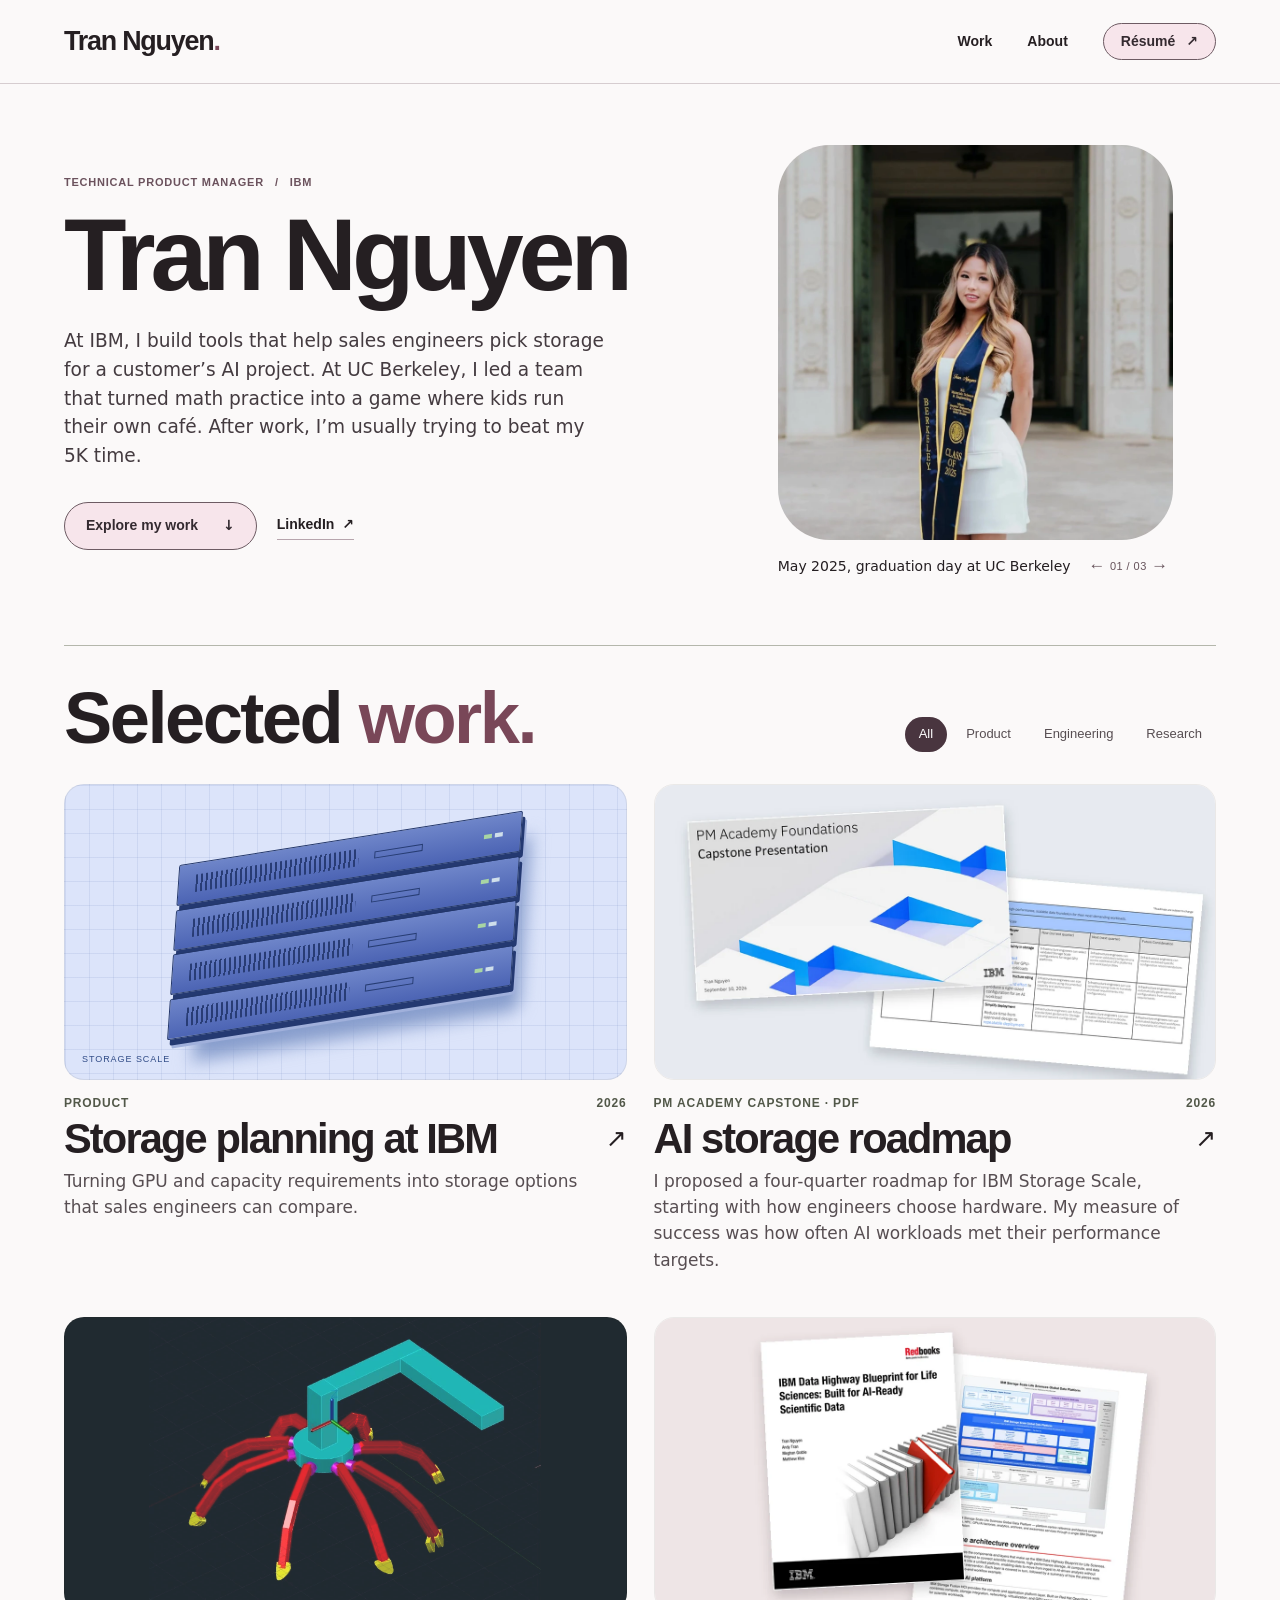
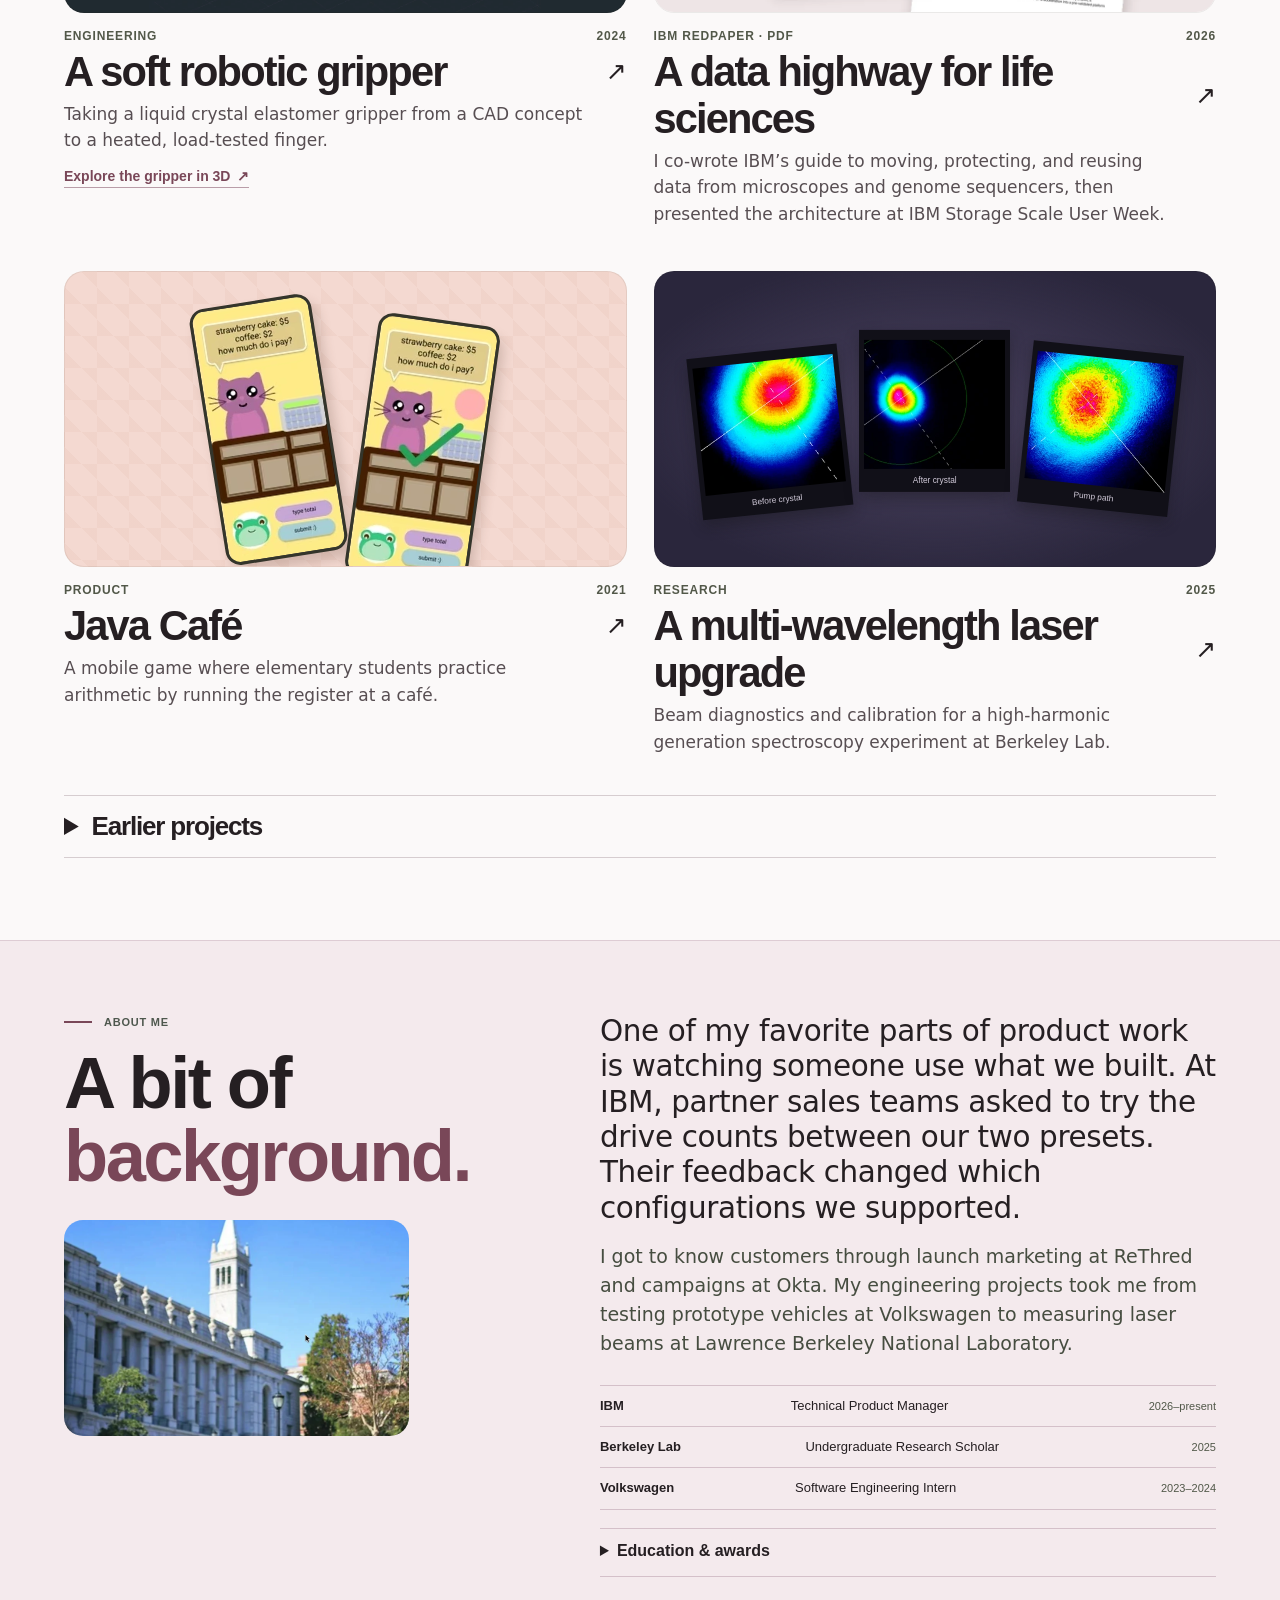
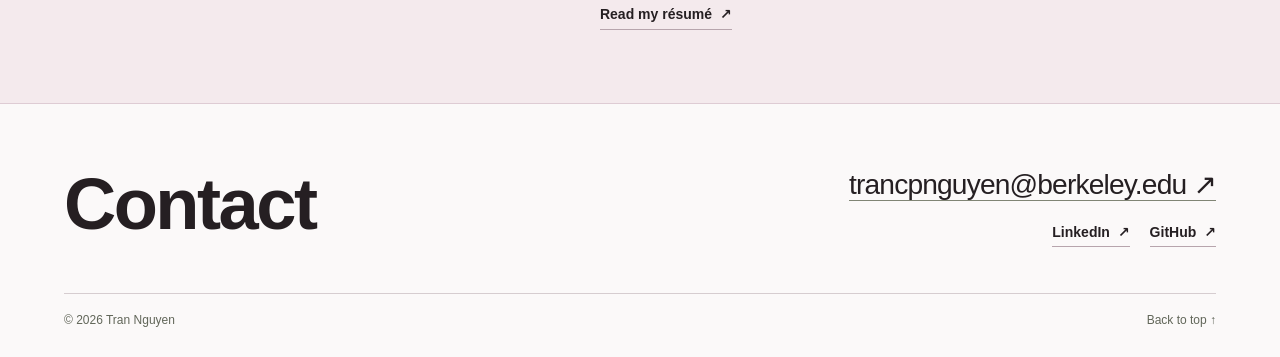
<file: Tran-Nguyen-Portfolio/index.html>
<!doctype html>
<!-- Open this file in a browser to preview. Search for HOME, CASE STUDY, STYLE, and INTERACTIONS to edit. -->
<html lang="en">
  <head>
    <meta charset="utf-8" />
    <meta name="viewport" content="width=device-width,initial-scale=1" />
    <title>Tran Nguyen — Product &amp; Engineering</title>
    <meta
      name="description"
      content="Selected product, engineering, and research work by Tran Nguyen, a technical product manager at IBM and UC Berkeley engineer."
    />
    <meta name="theme-color" content="#f8f7f2" />

    <!-- STYLE: colors, fonts, layout and mobile rules -->
    <style>
      @font-face {
        font-family: Instrument Serif;
        src: url(assets/display.ttf) format("truetype");
        font-weight: 400;
        font-style: normal;
        font-display: swap;
      }
      @font-face {
        font-family: Instrument Serif;
        src: url(assets/display-italic.ttf) format("truetype");
        font-weight: 400;
        font-style: italic;
        font-display: swap;
      }
      @font-face {
        font-family: Lato;
        src: url(assets/text.otf) format("opentype");
        font-weight: 400;
        font-display: swap;
      }
      @font-face {
        font-family: Lato;
        src: url(assets/text-bold.otf) format("opentype");
        font-weight: 700;
        font-display: swap;
      }
      :root {
        --paper: #fbf9f9;
        --ink: #251f22;
        --sub: #574e52;
        --line: #d6cdd0;
        --blue: #794758;
        --serif: "Instrument Serif", Georgia, serif;
        --sans: Lato, Arial, sans-serif;
        --mono: "Courier New", monospace;
      }
      * {
        box-sizing: border-box;
      }
      html {
        scroll-behavior: smooth;
        scroll-padding-top: 20px;
      }
      body {
        margin: 0;
        background: var(--paper);
        color: var(--ink);
        font: 16px/1.55 var(--sans);
        -webkit-font-smoothing: antialiased;
      }
      a {
        color: inherit;
        text-decoration: none;
      }
      button {
        font: inherit;
        color: inherit;
        cursor: pointer;
      }
      button:focus-visible,
      a:focus-visible {
        outline: 3px solid #5474df;
        outline-offset: 5px;
      }
      img {
        max-width: 100%;
        display: block;
      }
      p,
      h1,
      h2,
      h3,
      figure,
      dl,
      dd {
        margin: 0;
      }
      em {
        font-weight: 400;
      }
      ::selection {
        background: #dfe5fc;
        color: var(--ink);
      }
      .wrap {
        width: min(1192px, calc(100% - clamp(44px, 10vw, 152px)));
        margin-inline: auto;
      }
      .skip,
      .sr-only {
        position: absolute;
        width: 1px;
        height: 1px;
        overflow: hidden;
        clip-path: inset(50%);
      }
      .skip:focus {
        width: auto;
        height: auto;
        clip-path: none;
        top: 12px;
        left: 12px;
        background: white;
        border: 1px solid var(--blue);
        padding: 10px 15px;
        z-index: 20;
      }
      .site-header {
        border-bottom: 1px solid var(--line);
      }
      .header-row {
        height: 83px;
        display: flex;
        align-items: center;
        justify-content: space-between;
      }
      .brand {
        display: inline-flex;
        align-items: center;
        font-family: var(--serif);
        font-size: 33px;
        letter-spacing: -1.25px;
        line-height: 1;
        white-space: nowrap;
      }
      .brand-dot {
        color: var(--blue);
      }
      .menu {
        display: flex;
        align-items: center;
        gap: 35px;
        font-size: 14px;
        font-weight: 700;
      }
      .menu > a,
      .text-link,
      .underlink,
      .contact-email,
      .back-link {
        transition: color 0.18s ease;
      }
      .menu a:hover,
      .underlink:hover,
      .text-link:hover,
      .back-link:hover,
      .foot-end a:hover {
        color: var(--blue);
      }
      .menu .resume {
        border: 1px solid #73766b;
        border-radius: 50px;
        padding: 7px 17px;
        display: flex;
        gap: 11px;
        align-items: center;
      }
      .menu .resume:hover {
        border-color: var(--blue);
        background: #f0f2fc;
      }
      .hero {
        display: grid;
        grid-template-columns: 1.05fr 0.95fr;
        gap: 3%;
        align-items: center;
        padding-block: clamp(54px, 6.4vw, 98px) clamp(65px, 7vw, 106px);
        min-height: 495px;
      }
      .hero-copy {
        padding-bottom: 5px;
      }
      .eyebrow,
      .card-meta,
      .cover-label,
      .back-print span,
      .gallery-control,
      .case-main aside dt,
      .next-project small {
        font: 400 11px/1.5 var(--mono);
        letter-spacing: 0.105em;
        text-transform: uppercase;
      }
      .eyebrow {
        display: flex;
        align-items: center;
        gap: 12px;
        color: #4e584e;
      }
      .short-rule {
        width: 28px;
        height: 2px;
        background: var(--blue);
      }
      h1,
      h2,
      h3 {
        font-family: var(--serif);
        font-weight: 400;
        letter-spacing: -0.035em;
      }
      .hero h1 {
        font-size: clamp(74px, 8.9vw, 144px);
        line-height: 1.01;
        margin: 13px 0 17px;
        white-space: nowrap;
      }
      .hero h1 em,
      .section-heading em,
      .about-grid h2 em,
      .case-head h1 em {
        color: var(--blue);
      }
      .lead {
        font-size: clamp(18px, 1.42vw, 22px);
        line-height: 1.6;
        color: #474b42;
        max-width: 490px;
        text-wrap: pretty;
      }
      .hero-actions {
        display: flex;
        align-items: center;
        gap: 27px;
        margin-top: 31px;
      }
      .button {
        display: inline-flex;
        align-items: center;
        gap: 25px;
        font-size: 14px;
        font-weight: 700;
        padding: 12px 21px;
        border-radius: 100px;
      }
      .primary {
        background: var(--blue);
        color: white;
        border: 1px solid var(--blue);
        transition:
          background 0.2s,
          transform 0.2s;
      }
      .primary:hover {
        background: #223b9a;
        transform: translateY(-2px);
      }
      .underlink,
      .text-link {
        display: inline-flex;
        align-items: center;
        gap: 8px;
        font-size: 14px;
        font-weight: 700;
        border-bottom: 1px solid #9c9d92;
        padding: 3px 0;
      }
      .section {
        padding: 36px 0 82px;
        border-top: 1px solid #b4b7ac;
      }
      .section-heading {
        display: flex;
        align-items: end;
        justify-content: space-between;
        gap: 20px;
        margin: 0 0 28px;
      }
      .section-heading h2,
      .about-grid h2,
      .foot-main h2 {
        font-size: clamp(56px, 5.65vw, 89px);
        line-height: 1.02;
      }
      .filters {
        display: flex;
        align-items: center;
        gap: 5px;
        margin-bottom: 4px;
      }
      .filter {
        background: transparent;
        border: 1px solid transparent;
        color: var(--sub);
        font-size: 13px;
        padding: 6px 13px;
        border-radius: 30px;
        transition:
          background 0.15s,
          color 0.15s;
      }
      .filter[aria-pressed="true"] {
        color: #fff;
        background: #303329;
      }
      .filter:hover:not([aria-pressed="true"]) {
        background: #eaeae0;
      }
      .work-grid {
        display: grid;
        grid-template-columns: 1fr 1fr;
        gap: 44px 27px;
      }
      .work-card[hidden] {
        display: none;
      }
      .card-link {
        display: block;
      }
      .cover {
        position: relative;
        width: 100%;
        aspect-ratio: 1.9;
        overflow: hidden;
        isolation: isolate;
        border: 1px solid #22241813;
      }
      .card-meta {
        display: flex;
        align-items: center;
        justify-content: space-between;
        color: #525849;
        margin: 14px 0 3px;
        font-size: 10px;
        letter-spacing: 0.1em;
      }
      .card-title {
        display: flex;
        align-items: center;
        gap: 10px;
        justify-content: space-between;
      }
      .card-title h3 {
        font-size: clamp(34px, 3.25vw, 51px);
        line-height: 1.13;
      }
      .card-arrow {
        font: 25px var(--sans);
        transition:
          transform 0.2s,
          color 0.2s;
      }
      .card-link:hover .card-arrow {
        color: var(--blue);
        transform: translate(2px, -2px);
      }
      .card-link:hover h3 {
        color: var(--blue);
      }
      .work-card > p {
        margin-top: 6px;
        max-width: 94%;
        line-height: 1.55;
        color: var(--sub);
        font-size: 15px;
      }
      .storage-cover {
        background-color: #dce4fa;
        background-image:
          linear-gradient(90deg, #879dce30 1px, transparent 1px),
          linear-gradient(#879dce30 1px, transparent 1px);
        background-size: 24px 24px;
      }
      .rack-art {
        position: absolute;
        inset: 8% 19% 12%;
        transform: rotate(-9deg) skew(-13deg);
        display: flex;
        flex-direction: column;
        justify-content: center;
        gap: 1.5%;
      }
      .server {
        height: 17%;
        width: 100%;
        position: relative;
        flex-shrink: 0;
        border: 1px solid #23376b;
        background: linear-gradient(180deg, #6e85c9, #4c64b4);
        box-shadow:
          3px 6px 0 #243971,
          5px 9px 0 #a0b0db;
        display: flex;
        align-items: center;
        gap: 5%;
        padding-inline: 5%;
        border-radius: 2px;
      }
      .server:first-of-type {
        background: #6d81c3;
      }
      .server i {
        width: 53%;
        height: 46%;
        background: repeating-linear-gradient(
          90deg,
          #283c75 0 2px,
          transparent 2px 5px
        );
      }
      .server b {
        height: 19%;
        width: 16%;
        border: 1px solid #273d74;
      }
      .server span {
        width: 8px;
        height: 4px;
        background: #cfdfeb;
        margin-left: auto;
        box-shadow: -11px 0 0 #a8d5a3;
      }
      .rack-shadow {
        position: absolute;
        inset: 25% -3% 3% 8%;
        background: #879dcc;
        filter: blur(9px);
        z-index: -1;
      }
      .cover-label {
        position: absolute;
        left: 17px;
        bottom: 12px;
        font-size: 9px;
        color: #304b86;
      }
      .grip-cover {
        background: #202a30;
      }
      .grip-cover > img {
        width: 100%;
        height: 100%;
        object-fit: contain;
        mix-blend-mode: lighten;
        transition: transform 0.4s;
      }
      .card-link:hover .grip-cover > img {
        transform: scale(1.035);
      }
      .cafe-cover {
        display: flex;
        justify-content: center;
        align-items: flex-start;
        gap: 5.5%;
        padding-top: 5%;
        background: #f4d9d1;
        background-image:
          linear-gradient(45deg, #e9c7bd55 25%, transparent 25%),
          linear-gradient(225deg, #e9c7bd55 25%, transparent 25%);
        background-size: 32px 32px;
      }
      .phone {
        width: 22%;
        background: #2e302a;
        border: 3px solid #34352b;
        border-radius: 15px;
        overflow: hidden;
        box-shadow: 5px 9px 12px #593e3438;
      }
      .phone img {
        width: 100%;
      }
      .phone-one {
        transform: rotate(-9deg);
      }
      .phone-two {
        transform: translateY(7%) rotate(8deg);
      }
      .optics-cover {
        background: #2a263c;
        display: flex;
        align-items: center;
        justify-content: center;
        gap: 3%;
        padding: 5%;
        background-image: radial-gradient(
          ellipse at center,
          #4b4361,
          transparent 80%
        );
      }
      .beam-card {
        width: 30%;
        color: #fff;
        background: #111018;
        padding: 2% 1% 1.5%;
        box-shadow: 0 7px 14px #1115;
      }
      .beam-card:first-child {
        transform: rotate(-6deg) translateY(8%);
      }
      .beam-card:nth-child(2) {
        transform: translateY(-5%);
      }
      .beam-card:last-child {
        transform: rotate(6deg) translateY(6%);
      }
      .beam-card img {
        width: 100%;
        aspect-ratio: 1.1;
        object-fit: cover;
      }
      .beam-card span {
        display: block;
        margin-top: 6px;
        color: #d1cad9;
        text-align: center;
        font: clamp(7px, 0.65vw, 10px) var(--mono);
      }
      .about-section {
        background: #e9eddf;
        border-block: 1px solid #cdd3c0;
      }
      .about-grid {
        padding-block: 73px;
        display: grid;
        grid-template-columns: 0.85fr 1.15fr;
        gap: 7%;
      }
      .about-grid h2 {
        margin-top: 16px;
      }
      .about-intro {
        font: clamp(28px, 2.6vw, 41px) / 1.16 var(--serif);
        letter-spacing: -0.012em;
      }
      .about-content > p + p {
        margin-top: 16px;
        color: #464d40;
      }
      .history {
        margin: 27px 0 18px;
      }
      .history > div {
        display: grid;
        grid-template-columns: minmax(80px, 0.75fr) 1.45fr auto;
        gap: 12px;
        border-top: 1px solid #bfc6b3;
        padding: 10px 0;
        align-items: baseline;
        font-size: 13px;
      }
      .history > div:last-child {
        border-bottom: 1px solid #bfc6b3;
      }
      .history dt {
        font-weight: bold;
      }
      .history dd:last-child {
        font: 11px var(--mono);
        color: #515849;
      }
      .foot-main {
        display: flex;
        align-items: center;
        justify-content: space-between;
        gap: 25px;
        padding-block: 59px 46px;
      }
      .foot-main h2 {
        margin-top: 14px;
      }
      .foot-main h2 em {
        color: var(--blue);
      }
      .contact-email {
        font-size: clamp(18px, 2.2vw, 33px);
        border-bottom: 1px solid #808575;
        letter-spacing: -0.03em;
      }
      .contact-email:hover {
        color: var(--blue);
      }
      .socials {
        display: flex;
        gap: 20px;
        justify-content: flex-end;
        margin-top: 12px;
      }
      .foot-end {
        padding: 17px 0 27px;
        border-top: 1px solid var(--line);
        display: flex;
        align-items: center;
        justify-content: space-between;
        color: #616659;
        font-size: 12px;
      }
      .case-head {
        padding-top: 31px;
      }
      .back-link {
        font-size: 14px;
        font-weight: 700;
      }
      .case-head .eyebrow {
        margin: 45px 0 8px;
      }
      .case-head h1 {
        font-size: clamp(56px, 7.8vw, 115px);
        line-height: 1.03;
      }
      .case-intro {
        max-width: 760px;
        color: var(--sub);
        font-size: clamp(19px, 1.8vw, 26px);
        margin: 16px 0 34px;
      }
      .case-hero .cover {
        aspect-ratio: 3.1;
      }
      .case-hero .rack-art {
        inset: 10% 30% 12%;
      }
      .case-hero .phone {
        width: 13%;
      }
      .case-hero .cafe-cover {
        padding-top: 2%;
      }
      .case-hero .beam-card {
        width: 20%;
      }
      .case-hero .grip-cover img {
        object-fit: contain;
      }
      .story-wrap {
        display: grid;
        grid-template-columns: 1fr 2.15fr;
        gap: 8%;
        padding-block: 61px;
      }
      .story-wrap aside {
        border-top: 1px solid var(--line);
        padding-top: 13px;
      }
      .story-wrap aside dt {
        color: #657158;
        margin-bottom: 5px;
      }
      .story-wrap aside dd {
        margin-bottom: 18px;
      }
      .story-block {
        margin-bottom: 31px;
      }
      .story-block h2 {
        font-size: clamp(32px, 3.4vw, 47px);
        line-height: 1.07;
        margin: 0 0 10px;
      }
      .story-block p {
        font-size: 17px;
        line-height: 1.65;
        color: #464b42;
      }
      .evidence {
        margin: 25px 0 34px;
        background: #efeee8;
        padding: 14px;
      }
      .evidence img {
        width: auto;
        max-height: 550px;
        margin: auto;
      }
      .evidence figcaption {
        font-size: 13px;
        color: var(--sub);
        margin: 11px 0 0;
      }
      .evidence figcaption .text-link {
        font-size: inherit;
      }
      .next-project {
        display: flex;
        justify-content: space-between;
        align-items: center;
        border-top: 1px solid var(--line);
        border-bottom: 1px solid var(--line);
        padding-block: 25px;
      }
      .next-project a:last-child {
        font: clamp(25px, 2.7vw, 39px) / 1.18 var(--serif);
        text-align: right;
      }
      .next-project small {
        display: block;
        color: var(--sub);
        margin-bottom: 3px;
      }
      @media (min-width: 1500px) {
        .hero {
          padding-block: 90px;
        }
      }
      @media (max-width: 900px) {
        .wrap {
          width: calc(100% - 68px);
        }
        .hero {
          gap: 1%;
          grid-template-columns: 1.05fr 0.95fr;
          min-height: 410px;
          padding-block: 53px 64px;
        }
        .hero h1 {
          font-size: clamp(62px, 9.5vw, 87px);
        }
        .lead {
          font-size: 17px;
        }
        .section-heading {
          align-items: center;
        }
        .filters {
          gap: 0;
        }
        .filter {
          padding: 6px 10px;
        }
        .section-heading h2 {
          font-size: 60px;
        }
        .about-grid {
          gap: 5%;
        }
        .history > div {
          gap: 7px;
        }
      }
      @media (max-width: 680px) {
        .wrap {
          width: calc(100% - 38px);
        }
        .header-row {
          height: 67px;
        }
        .brand {
          font-size: 27px;
        }
        .bloom {
          width: 19px;
          height: 19px;
          margin-right: 8px;
        }
        .menu {
          gap: 15px;
          font-size: 13px;
        }
        .menu .resume {
          padding: 5px 10px;
          gap: 5px;
        }
        .hero {
          display: flex;
          flex-direction: column;
          align-items: stretch;
          padding-block: 43px 39px;
          gap: 31px;
        }
        .hero h1 {
          font-size: clamp(72px, 15.7vw, 99px);
          margin: 8px 0 12px;
        }
        .eyebrow {
          font-size: 10px;
        }
        .lead {
          font-size: 17px;
          max-width: 520px;
        }
        .hero-actions {
          margin-top: 22px;
          gap: 23px;
        }
        .button {
          padding: 10px 16px;
          gap: 19px;
        }
        .section {
          padding-top: 26px;
          padding-bottom: 48px;
        }
        .section-heading {
          display: block;
          margin-bottom: 18px;
        }
        .section-heading h2 {
          font-size: 57px;
        }
        .filters {
          margin-top: 14px;
          gap: 3px;
        }
        .filter {
          font-size: 12px;
          padding: 5px 11px;
        }
        .work-grid {
          grid-template-columns: 1fr;
          gap: 29px;
        }
        .card-title h3 {
          font-size: 37px;
        }
        .card-meta {
          margin-top: 9px;
        }
        .work-card > p {
          font-size: 15px;
        }
        .about-grid {
          display: block;
          padding-block: 44px;
        }
        .about-grid h2 {
          margin: 9px 0 21px;
          font-size: 53px;
        }
        .about-grid h2 br {
          display: none;
        }
        .about-intro {
          font-size: 31px;
        }
        .history {
          margin: 19px 0;
        }
        .foot-main {
          display: block;
          padding-block: 39px 30px;
        }
        .foot-main h2 {
          font-size: 56px;
          margin-top: 9px;
        }
        .contact-info {
          margin-top: 24px;
        }
        .contact-email {
          font-size: 22px;
        }
        .socials {
          justify-content: flex-start;
        }
        .foot-end {
          padding-block: 16px;
        }
        .case-head {
          padding-top: 22px;
        }
        .case-head .eyebrow {
          margin-top: 27px;
        }
        .case-head h1 {
          font-size: clamp(51px, 12vw, 76px);
        }
        .case-intro {
          margin: 12px 0 24px;
        }
        .case-hero .cover {
          aspect-ratio: 1.75;
        }
        .case-hero .rack-art {
          inset: 8% 18% 10%;
        }
        .case-hero .phone {
          width: 24%;
        }
        .case-hero .beam-card {
          width: 30%;
        }
        .story-wrap {
          display: block;
          padding-block: 27px;
        }
        .story-wrap aside dl {
          display: grid;
          grid-template-columns: 55px auto;
          gap: 6px;
        }
        .story-wrap aside dd {
          margin: 0;
        }
        .story-wrap aside {
          margin-bottom: 27px;
        }
        .story-block p {
          font-size: 16px;
        }
        .next-project {
          gap: 20px;
        }
        .next-project a:last-child {
          max-width: 66%;
        }
        .evidence {
          padding: 9px;
        }
      }
      @media (max-width: 370px) {
        .menu {
          gap: 9px;
        }
        .brand {
          font-size: 24px;
        }
        .menu .resume {
          padding: 4px 7px;
        }
        .hero-actions {
          gap: 16px;
        }
        .history > div {
          font-size: 12px;
        }
        .history dd:last-child {
          font-size: 10px;
        }
      }
      @media (prefers-reduced-motion: reduce) {
        html {
          scroll-behavior: auto;
        }
        *,
        *:before,
        *:after {
          transition: none !important;
          animation: none !important;
        }
      }

      .resume span,
      .underlink span,
      .text-link span,
      .button span,
      .contact-email span,
      .card-arrow,
      .next-project a span {
        font-family: "DejaVu Sans", Arial, sans-serif;
      }

      .brand,
      .hero h1,
      .section-heading h2,
      .about-grid h2,
      .foot-main h2 {
        letter-spacing: -0.035em;
      }
      .hero h1 {
        font-size: clamp(85px, 8.8vw, 141px);
        margin-block: 12px 20px;
      }
      .hero h1 em {
        color: var(--ink);
      }
      .hero .eyebrow {
        color: #6b525d;
        gap: 11px;
      }
      .hero {
        padding-block: clamp(42px, 4.8vw, 76px);
        grid-template-columns: 1.12fr 0.88fr;
        column-gap: 5%;
      }
      .hero .lead {
        font-size: clamp(18px, 1.5vw, 22px);
        max-width: 525px;
      }
      .hero-actions {
        gap: 20px;
      }
      .primary,
      .menu .resume {
        background: #f7e5eb;
        color: #342a30;
        border: 1px solid #6d5b63;
      }
      .primary:hover,
      .menu .resume:hover {
        background: #efd0dc;
        color: #272025;
        border-color: #765664;
      }
      .underlink,
      .text-link {
        border-color: #b7a5ad;
      }
      .photo-album {
        width: min(100%, 395px);
        justify-self: center;
      }
      .album-frame {
        border-radius: 13%;
        overflow: hidden;
        aspect-ratio: 1;
        position: relative;
        background: #eee7ea;
        touch-action: pan-y;
        cursor: grab;
      }
      .album-frame:active {
        cursor: grabbing;
      }
      .album-frame img {
        width: 100%;
        height: 100%;
        object-fit: cover;
        user-select: none;
        -webkit-user-drag: none;
      }
      .album-frame img.changing {
        animation: fade-photo 0.35s ease both;
      }
      @keyframes fade-photo {
        from {
          opacity: 0.5;
          transform: scale(1.02);
        }
        to {
          opacity: 1;
          transform: none;
        }
      }
      .photo-album figcaption {
        display: flex;
        align-items: center;
        justify-content: space-between;
        flex-wrap: wrap;
        gap: 0 6px;
        padding: 9px 0 0;
        font: italic 21px/1.15 var(--serif);
      }
      #gallery-caption {
        width: max-content;
        max-width: 100%;
        font-size: 0.875rem;
        line-height: 1.4;
      }
      .gallery-control {
        display: flex;
        align-items: center;
        margin-inline-start: auto;
        flex: none;
        gap: 0;
        letter-spacing: 0.04em;
        font: 10px var(--mono);
        color: #66535b;
        white-space: nowrap;
      }
      .gallery-control button {
        width: 34px;
        height: 34px;
        background: none;
        border: 0;
        border-radius: 50%;
        font:
          17px Arial,
          sans-serif;
      }
      @media (pointer: fine) {
        .gallery-control button {
          width: 26px;
          padding-inline: 0;
        }
      }
      .gallery-control button:hover {
        background: #f2e1e7;
      }
      .cover {
        border-radius: 20px;
      }
      .filters .filter[aria-pressed="true"] {
        background: #49353f;
      }
      .filter:hover:not([aria-pressed="true"]) {
        background: #f4e5eb;
      }
      .about-section {
        background: #f4eaed;
        border-color: #deccd4;
      }
      .about-photo {
        width: min(92%, 345px);
        aspect-ratio: 1.6;
        object-fit: cover;
        object-position: 50% 24%;
        border-radius: 19px;
        margin-top: 26px;
      }
      .history > div,
      .history > div:last-child {
        border-color: #d4c0c9;
      }
      .edu {
        margin-bottom: 24px;
        padding: 10px 0 13px;
        border-block: 1px solid #d4c0c9;
      }
      .edu summary,
      .archive summary {
        cursor: pointer;
        font-weight: 700;
        width: fit-content;
      }
      .edu p,
      .edu ul {
        font-size: 14px;
        margin: 12px 0 0;
      }
      .edu ul {
        padding-left: 19px;
      }
      .archive {
        border-block: 1px solid var(--line);
        padding: 15px 0;
        margin-top: 40px;
      }
      .archive summary {
        font: 26px/1.2 var(--serif);
      }
      .archive dl {
        display: grid;
        grid-template-columns: repeat(3, 1fr);
        gap: 23px;
        margin-top: 20px;
      }
      .archive dt {
        font-weight: bold;
      }
      .archive dd {
        font-size: 15px;
        color: var(--sub);
        margin-top: 4px;
      }
      .model-jump {
        display: inline-flex;
        gap: 7px;
        margin-top: 12px;
        color: #794758;
        border-bottom: 1px solid #b99da8;
        font-weight: 700;
        font-size: 14px;
      }
      .model-jump span,
      .model-start span {
        font-family: Arial, sans-serif;
      }
      .model-section {
        margin: 25px 0 35px;
        scroll-margin-top: 20px;
      }
      .model-section h2 {
        font-size: clamp(34px, 4vw, 53px);
        line-height: 1.08;
      }
      .model-section > p:not(.model-status) {
        margin: 8px 0 16px;
        color: var(--sub);
      }
      .model-stage {
        position: relative;
        background: #222c32;
        aspect-ratio: 1.6;
        border-radius: 20px;
        overflow: hidden;
      }
      .model-stage img {
        width: 100%;
        height: 100%;
        object-fit: contain;
      }
      .model-stage canvas {
        display: block;
        width: 100%;
        height: 100%;
        touch-action: pan-y;
        cursor: grab;
      }
      .model-stage canvas:active {
        cursor: grabbing;
      }
      .model-start {
        position: absolute;
        bottom: 16px;
        left: 16px;
        border: 1px solid #6d5b63;
        background: #f7e5eb;
        color: #342a30;
        border-radius: 50px;
        padding: 10px 16px;
        font-weight: 700;
      }
      .model-start:disabled {
        cursor: wait;
      }
      .model-tools {
        display: flex;
        align-items: center;
        gap: 10px;
        margin-top: 10px;
        flex-wrap: wrap;
        color: var(--sub);
        font-size: 14px;
      }
      .model-tools[hidden] {
        display: none;
      }
      .model-tools input {
        width: clamp(75px, 18vw, 140px);
        accent-color: #794758;
      }
      .model-tools output {
        min-width: 36px;
        font-variant-numeric: tabular-nums;
      }
      .model-tools button {
        border: 1px solid var(--line);
        background: #f6e9ee;
        border-radius: 20px;
        padding: 5px 12px;
        font-family: Arial, sans-serif;
      }
      .model-status {
        margin-top: 8px;
        color: var(--sub);
        font-size: 13px;
      }
      @media (max-width: 900px) {
        .hero h1 {
          font-size: clamp(62px, 9vw, 85px);
        }
        .hero .lead {
          font-size: 17px;
        }
        .photo-album {
          width: min(100%, 340px);
        }
      }
      @media (max-width: 680px) {
        .hero {
          gap: 28px;
          padding-block: 35px 30px;
        }
        .hero h1 {
          font-size: clamp(66px, 15vw, 99px);
          margin-block: 9px 13px;
        }
        .photo-album {
          width: min(94%, 360px);
          align-self: center;
        }
        .about-photo {
          width: 100%;
          max-width: 370px;
          aspect-ratio: 2.25;
          margin: 0 0 22px;
        }
        .cover {
          border-radius: 16px;
        }
        .archive dl {
          grid-template-columns: 1fr;
          gap: 14px;
        }
        .model-stage {
          aspect-ratio: 1.25;
        }
        .model-tools {
          gap: 7px;
        }
        .model-tools button {
          padding: 6px 10px;
        }
      }
      @media (prefers-reduced-motion: reduce) {
        .album-frame img.changing {
          animation: none;
        }
      }

      @media (max-width: 680px) {
        .photo-album figcaption {
          font-size: 18px;
        }
      }

      [data-page][hidden] {
        display: none !important;
      }
    </style>
    <link rel="icon" href="assets/mark.png" />
  <link id="tran-portfolio-type" rel="stylesheet" href="assets/refresh/portfolio-type.css">
  <link id="portfolio-reading-style" rel="stylesheet" href="assets/ibm-work/portfolio.css">
  <style id="selected-work-layout">
/* Keep each project in its column, including while its cover is loading. */
.work-grid { grid-template-columns: repeat(2, minmax(0, 1fr)); }
.work-grid > .work-card, .work-grid .card-title h3 { min-width: 0; }
.work-grid .card-title h3 { overflow-wrap: break-word; }
.work-grid img.document-preview {
  position: absolute;
  inset: 0;
  display: block;
  width: 100%;
  height: 100%;
  object-fit: cover;
}
@media (max-width: 680px) {
  .work-grid { grid-template-columns: minmax(0, 1fr); }
}
</style>
  <style id="archive-project-cards">
.archive dl { grid-template-columns: repeat(3, minmax(0,1fr)); }
.archive dl > div { min-width: 0; }
.archive-project { display:block; color:inherit; text-decoration:none; }
.archive-thumb { position:relative; display:block; aspect-ratio:2.25; border-radius:12px; overflow:hidden; }
.archive-thumb img { display:block; position:absolute; inset:0; width:100%; height:100%; object-fit:cover; }
.archive-thumb.otter { background:#4e8085; }
.archive-thumb.otter img { object-fit:contain; }
.archive-thumb.delicacy img { object-position:50% 30%; }
.archive-project-heading { display:flex; justify-content:space-between; align-items:baseline; flex-wrap:wrap; gap:.25rem .6rem; margin-top:.65rem; }
.archive-project-heading small {font-size:.77rem; font-weight:600; color:#75495a;}
.archive-project:hover .archive-project-heading>span { text-decoration:underline; text-underline-offset:.14em; }
.archive-project:focus-visible {outline:2px solid #75495a; outline-offset:4px; border-radius:12px;}
@media (max-width:680px){.archive dl {grid-template-columns:minmax(0,1fr);gap:1.5rem;}}
</style>
</head>
  <body id="top">
    <a class="skip" href="#main">Skip to content</a>
    <header class="site-header">
      <div class="wrap header-row">
        <a class="brand" href="#home" aria-label="Tran Nguyen homepage"
          >Tran Nguyen<span class="brand-dot">.</span></a
        >
        <nav class="menu" aria-label="Main navigation">
          <a href="#work" class="work-nav">Work</a><a href="#about">About</a
          ><a
            class="resume"
            href="assets/Tran-Nguyen-Resume.pdf"
            target="_blank"
            rel="noopener"
            >Résumé <span aria-hidden="true">↗</span></a
          >
        </nav>
      </div>
    </header>
    <main id="main" tabindex="-1">
      <!-- HOME: introduction, project cards, background and education -->
      <div id="home" data-page="home">
        <section class="hero wrap" aria-labelledby="intro">
          <div class="hero-copy">
            <p class="eyebrow">
              Technical product manager <span aria-hidden="true">/</span> IBM
            </p>
            <h1 id="intro">Tran <em>Nguyen</em></h1>
            <p class="lead">At IBM, I build tools that help sales engineers pick storage for a customer’s AI project. At UC Berkeley, I led a team that turned math practice into a game where kids run their own café. After work, I’m usually trying to beat my 5K time.</p>
            <div class="hero-actions">
              <a class="button primary" href="#work"
                >Explore my work <span aria-hidden="true">↓</span></a
              ><a
                class="underlink"
                href="https://www.linkedin.com/in/tran-nguyen-0901103/"
                target="_blank"
                rel="noopener"
                >LinkedIn <span aria-hidden="true">↗</span></a
              >
            </div>
          </div>
          <div class="photo-album" aria-label="Photos from Berkeley">
            <figure>
              <div class="album-frame">
                <img
                  id="gallery-image"
                  src="assets/berkeley-portrait.webp"
                  alt="Tran in her graduation stole at UC Berkeley"
                  draggable="false"
                  fetchpriority="high"
                />
              </div>
              <figcaption>
                <span id="gallery-caption">May 2025, graduation day at UC Berkeley</span>
                <div class="gallery-control">
                  <button
                    type="button"
                    data-step="-1"
                    aria-label="Previous image"
                  >
                    ←</button
                  ><span id="gallery-count" aria-live="polite">01 / 03</span
                  ><button type="button" data-step="1" aria-label="Next image">
                    →
                  </button>
                </div>
              </figcaption>
            </figure>
          </div>
        </section>
        <section id="work" class="section wrap" aria-labelledby="work-title">
          <div class="section-heading">
            <h2 id="work-title">Selected <em>work.</em></h2>
            <div class="filters" aria-label="Filter projects">
              <button
                class="filter"
                type="button"
                data-filter="All"
                aria-pressed="true"
              >
                All</button
              ><button
                class="filter"
                type="button"
                data-filter="Product"
                aria-pressed="false"
              >
                Product</button
              ><button
                class="filter"
                type="button"
                data-filter="Engineering"
                aria-pressed="false"
              >
                Engineering</button
              ><button
                class="filter"
                type="button"
                data-filter="Research"
                aria-pressed="false"
              >
                Research
              </button>
            </div>
          </div>
          <div class="work-grid">
            <article class="work-card" data-kind="Product">
              <a class="card-link" href="#storage-planning"
                ><div class="cover storage-cover" aria-hidden="true">
                  <div class="rack-art">
                    <div class="rack-shadow"></div>
                    <div class="server"><i></i><b></b><span></span></div>
                    <div class="server"><i></i><b></b><span></span></div>
                    <div class="server"><i></i><b></b><span></span></div>
                    <div class="server"><i></i><b></b><span></span></div>
                  </div>
                  <span class="cover-label">Storage Scale</span>
                </div>
                <div class="card-meta">
                  <span>Product</span><span>2026</span>
                </div>
                <div class="card-title">
                  <h3>Storage planning at IBM</h3>
                  <span class="card-arrow" aria-hidden="true">↗</span>
                </div></a
              >
              <p>
                Turning GPU and capacity requirements into storage options that
                sales engineers can compare.
              </p>
            </article>
            <article id="pm-academy-roadmap-card" class="work-card" data-kind="Product">
              <a class="card-link" href="assets/ibm-work/pm-academy-capstone.pdf" target="_blank" rel="noopener">
                <div class="cover"><img class="document-preview" src="assets/ibm-work/roadmap.webp" width="1200" height="632" loading="lazy" alt=""></div>
                <div class="card-meta"><span>PM Academy capstone · PDF</span><span>2026</span></div>
                <div class="card-title"><h3>AI storage roadmap</h3><span class="card-arrow" aria-hidden="true">↗</span></div>
              </a>
              <p>I proposed a four-quarter roadmap for IBM Storage Scale, starting with how engineers choose hardware. My measure of success was how often AI workloads met their performance targets.</p>
            </article>
            <article class="work-card" data-kind="Engineering">
              <a class="card-link" href="#soft-robotics"
                ><div class="cover grip-cover">
                  <img
                    src="assets/gripper-cover.webp"
                    alt="Color-coded CAD model of the soft gripper"
                    loading="lazy"
                  />
                </div>
                <div class="card-meta">
                  <span>Engineering</span><span>2024</span>
                </div>
                <div class="card-title">
                  <h3>A soft robotic gripper</h3>
                  <span class="card-arrow" aria-hidden="true">↗</span>
                </div></a
              >
              <p>
                Taking a liquid crystal elastomer gripper from a CAD concept to
                a heated, load-tested finger.
              </p>
              <a class="model-jump" href="#model"
                >Explore the gripper in 3D <span aria-hidden="true">↗</span></a
              >
            </article>
            <article id="life-sciences-redpaper-card" class="work-card" data-kind="Research">
              <a class="card-link" href="assets/ibm-work/life-sciences-redpaper.pdf" target="_blank" rel="noopener">
                <div class="cover"><img class="document-preview" src="assets/ibm-work/redpaper.webp" width="1200" height="632" loading="lazy" alt=""></div>
                <div class="card-meta"><span>IBM Redpaper · PDF</span><span>2026</span></div>
                <div class="card-title"><h3>A data highway for life sciences</h3><span class="card-arrow" aria-hidden="true">↗</span></div>
              </a>
              <p>I co-wrote IBM’s guide to moving, protecting, and reusing data from microscopes and genome sequencers, then presented the architecture at IBM Storage Scale User Week.</p>
            </article>
            <article class="work-card" data-kind="Product">
              <a class="card-link" href="#java-cafe"
                ><div class="cover cafe-cover">
                  <div class="phone phone-one">
                    <img
                      src="assets/cafe-order.webp"
                      alt="Java Café customer order screen"
                      loading="lazy"
                    />
                  </div>
                  <div class="phone phone-two">
                    <img
                      src="assets/cafe-answer.webp"
                      alt="Correct answer screen"
                      loading="lazy"
                    />
                  </div>
                </div>
                <div class="card-meta">
                  <span>Product</span><span>2021</span>
                </div>
                <div class="card-title">
                  <h3>Java Café</h3>
                  <span class="card-arrow" aria-hidden="true">↗</span>
                </div></a
              >
              <p>
                A mobile game where elementary students practice arithmetic by
                running the register at a café.
              </p>
            </article>
            <article class="work-card" data-kind="Research">
              <a class="card-link" href="#optical-research"
                ><div class="cover optics-cover">
                  <div class="beam-card">
                    <img
                      src="assets/beam-before.webp"
                      loading="lazy"
                      alt="Measured beam profile before the crystal"
                    /><span>Before crystal</span>
                  </div>
                  <div class="beam-card">
                    <img
                      src="assets/beam-after.webp"
                      loading="lazy"
                      alt="Measured beam profile after the crystal"
                    /><span>After crystal</span>
                  </div>
                  <div class="beam-card">
                    <img
                      src="assets/beam-pump.webp"
                      loading="lazy"
                      alt="Measured pump beam profile"
                    /><span>Pump path</span>
                  </div>
                </div>
                <div class="card-meta">
                  <span>Research</span><span>2025</span>
                </div>
                <div class="card-title">
                  <h3>A multi-wavelength laser upgrade</h3>
                  <span class="card-arrow" aria-hidden="true">↗</span>
                </div></a
              >
              <p>
                Beam diagnostics and calibration for a high-harmonic generation
                spectroscopy experiment at Berkeley Lab.
              </p>
            </article>
          </div>
          <p id="filter-status" class="sr-only" aria-live="polite"></p>
          <details class="archive">
            <summary>Earlier projects</summary>
            <dl>
              <div>
                <dt><a class="archive-project" href="https://github.com/trancnguyen/OtterClock" target="_blank" rel="noopener">
                  <span class="archive-thumb otter"><img src="assets/earlier-projects/otter-clock.webp" alt="Original Office Otter app artwork" loading="lazy"></span>
                  <span class="archive-project-heading"><span>Otter Clock</span><small>GitHub</small></span>
                </a></dt>
                <dd>A Swift focus timer for students. An animated office otter works and takes breaks with you.</dd>
              </div>
              <div>
                <dt><a class="archive-project" href="https://github.com/trancnguyen/DiscoverDelicacy" target="_blank" rel="noopener">
                  <span class="archive-thumb delicacy"><img src="assets/earlier-projects/discover-delicacy.webp" alt="San Francisco neighborhood map used in Discover Delicacy" loading="lazy"></span>
                  <span class="archive-project-heading"><span>Discover Delicacy</span><small>GitHub</small></span>
                </a></dt>
                <dd>Pick a San Francisco neighborhood to find local restaurants and visit their websites.</dd>
              </div>
              <div>
                <dt><a class="archive-project" href="assets/earlier-projects/pacman-ai.html">
                  <span class="archive-thumb pacman"><img src="assets/earlier-projects/pacman-maze.webp" alt="Illustration of Pacman searching for food among ghosts" loading="lazy"></span>
                  <span class="archive-project-heading"><span>Pacman AI</span><small>Project notes</small></span>
                </a></dt>
                <dd>A Python agent weighs its next move as it collects food and avoids ghosts.</dd>
              </div>
            </dl>
          </details>
        </section>
        <section class="about-section" id="about" aria-labelledby="about-title">
          <div class="wrap about-grid">
            <div>
              <p class="eyebrow"><span class="short-rule"></span>About me</p>
              <h2 id="about-title">
                A bit of<br />
                <em>background.</em>
              </h2>
              <img
                class="about-photo"
                loading="lazy"
                src="assets/berkeley-campus.webp"
                alt="The Campanile on the UC Berkeley campus"
              />
            </div>
            <div class="about-content">
              <p class="about-intro">
                One of my favorite parts of product work is watching someone use
                what we built. At IBM, partner sales teams asked to try the
                drive counts between our two presets. Their feedback changed
                which configurations we supported.
              </p>
              <p>
                I got to know customers through launch marketing at ReThred and
                campaigns at Okta. My engineering projects took me from testing
                prototype vehicles at Volkswagen to measuring laser beams at
                Lawrence Berkeley National Laboratory.
              </p>
              <dl class="history">
                <div>
                  <dt>IBM</dt>
                  <dd>Technical Product Manager</dd>
                  <dd>2026–present</dd>
                </div>
                <div>
                  <dt>Berkeley Lab</dt>
                  <dd>Undergraduate Research Scholar</dd>
                  <dd>2025</dd>
                </div>
                <div>
                  <dt>Volkswagen</dt>
                  <dd>Software Engineering Intern</dd>
                  <dd>2023–2024</dd>
                </div>
              </dl>
              <details class="edu">
                <summary>Education &amp; awards</summary>
                <p>
                  <strong>University of California, Berkeley</strong
                  ><br />Materials Science &amp; Engineering and Electrical
                  Engineering &amp; Computer Science
                </p>
                <ul>
                  <li><span class="award-copy"><strong>Best Research Presentation</strong> · Kavli ENSI × Discover Hub</span><span class="award-year">2024</span></li>
                  <li><span class="award-copy"><strong>Top 3</strong> · Senior Capstone Design</span><span class="award-year">2024</span></li>
                  <li><span class="award-copy"><strong>2nd Place</strong> · Outstanding Java Project, ANova Hacks</span><span class="award-year">2021</span></li>
                </ul>
              </details>
              <a
                class="text-link"
                href="assets/Tran-Nguyen-Resume.pdf"
                target="_blank"
                rel="noopener"
                >Read my résumé <span aria-hidden="true">↗</span></a
              >
            </div>
          </div>
        </section>
      </div>
      <!-- CASE STUDY: Java Café -->
      <div
        class="case-main"
        id="java-cafe"
        data-page="java-cafe"
        data-title="Java Café — Tran Nguyen"
        hidden
      >
        <div class="wrap case-head">
          <a class="back-link" href="#work">← Selected work</a>
          <p class="eyebrow"><span class="short-rule"></span>Product / 2021</p>
          <h1>Java Café<em>.</em></h1>
          <p class="case-intro">
            A mobile game where elementary students practice arithmetic by
            running the register at a café.
          </p>
          <div class="case-hero">
            <div class="cover cafe-cover">
              <div class="phone phone-one">
                <img
                  src="assets/cafe-order.webp"
                  alt="Java Café customer order screen"
                  loading="lazy"
                />
              </div>
              <div class="phone phone-two">
                <img
                  src="assets/cafe-answer.webp"
                  alt="Correct answer screen"
                  loading="lazy"
                />
              </div>
            </div>
          </div>
        </div>
        <div class="wrap story-wrap">
          <aside>
            <dl>
              <dt>My role</dt>
              <dd>Project lead</dd>
              <dt>Team</dt>
              <dd>UC Berkeley hackathon</dd>
              <dt>Year</dt>
              <dd>2021</dd>
            </dl>
          </aside>
          <div class="story">
            <section class="story-block">
              <h2>Making math feel familiar</h2>
              <p>
                We started with an everyday math problem. A customer orders a
                drink, pays, and waits for their change. We turned that
                interaction into a game for elementary students.
              </p>
            </section>
            <section class="story-block">
              <h2>Designing the checkout</h2>
              <p>
                Our team sketched the cashier experience in Figma. A round gives
                the player an order and asks for the total or the change due. A
                short visual response lets the player see how they did before
                moving on.
              </p>
            </section>
            <figure class="evidence">
              <img
                loading="lazy"
                src="assets/java-cafe.webp"
                alt="Team prototype frames for the game introduction, café orders, and answer feedback"
              />
              <figcaption>
                Team prototype screens. See
                <a
                  class="text-link"
                  href="https://adrianyumul.com/java"
                  target="_blank"
                  rel="noopener noreferrer"
                  >Adrian Yumul’s design notes
                  <span aria-hidden="true">↗</span></a
                >.
              </figcaption>
            </figure>
            <section class="story-block">
              <h2>Building the game</h2>
              <p>
                I led the project from the initial concept through the demo. We
                built the mobile game in Thunkable and presented it at ANova
                Hacks, where it earned 2nd place for Outstanding Java Project
                in a field of 20 teams.
              </p>
            </section>
            <div class="story-actions">
              <a
                class="text-link"
                href="https://www.youtube.com/watch?v=wiR5OxRL2Fs"
                target="_blank"
                rel="noopener noreferrer"
                >Watch the project demo <span aria-hidden="true">↗</span></a
              >
            </div>
          </div>
        </div>
        <div class="wrap next-project">
          <a class="back-link" href="#work">← All work</a
          ><a href="#optical-research"
            ><small>Next project</small>A multi-wavelength laser upgrade
            <span>↗</span></a
          >
        </div>
      </div>
      <!-- CASE STUDY: A multi-wavelength laser upgrade -->
      <div
        class="case-main"
        id="optical-research"
        data-page="optical-research"
        data-title="A multi-wavelength laser upgrade — Tran Nguyen"
        hidden
      >
        <div class="wrap case-head">
          <a class="back-link" href="#work">← Selected work</a>
          <p class="eyebrow"><span class="short-rule"></span>Research / 2025</p>
          <h1>A multi-wavelength laser upgrade<em>.</em></h1>
          <p class="case-intro">
            Beam diagnostics and calibration for a high-harmonic generation
            spectroscopy experiment at Berkeley Lab.
          </p>
          <div class="case-hero">
            <div class="cover optics-cover">
              <div class="beam-card">
                <img
                  src="assets/beam-before.webp"
                  loading="lazy"
                  alt="Measured beam profile before the crystal"
                /><span>Before crystal</span>
              </div>
              <div class="beam-card">
                <img
                  src="assets/beam-after.webp"
                  loading="lazy"
                  alt="Measured beam profile after the crystal"
                /><span>After crystal</span>
              </div>
              <div class="beam-card">
                <img
                  src="assets/beam-pump.webp"
                  loading="lazy"
                  alt="Measured pump beam profile"
                /><span>Pump path</span>
              </div>
            </div>
          </div>
        </div>
        <div class="wrap story-wrap">
          <aside>
            <dl>
              <dt>My role</dt>
              <dd>Discovery Undergraduate Research Scholar</dd>
              <dt>Team</dt>
              <dd>Lawrence Berkeley National Laboratory</dd>
              <dt>Year</dt>
              <dd>2025</dd>
            </dl>
          </aside>
          <div class="story">
            <section class="story-block">
              <h2>The research question</h2>
              <p>
                To study how a material responds to light, researchers need
                control over the light they send into it. Our Spring 2025
                project added a 515 nm pump option to an optical system used for
                time-resolved photoemission spectroscopy.
              </p>
            </section>
            <section class="story-block">
              <h2>Measuring the beam</h2>
              <p>
                I built Python and MATLAB tools to automate beam diagnostics and
                calibration. We characterized the beam before and after the
                frequency-doubling crystal and along the pump path, comparing
                the shape and intensity at each position.
              </p>
            </section>
            <section class="story-block">
              <h2>What the team observed</h2>
              <p>
                Our measurements showed that pulse energy and alignment affected
                conversion efficiency. The project poster documents the optical
                setup, the beam profiles, and the measurements collected at
                different repetition rates.
              </p>
            </section>
            <figure class="evidence">
              <a
                href="assets/berkeley-research-poster.webp"
                target="_blank"
                rel="noopener"
                ><img
                  loading="lazy"
                  src="assets/berkeley-research-poster.webp"
                  alt="Full multi-wavelength pump upgrade research poster"
              /></a>
              <figcaption>
                Research poster by Sanya Gowda, Tran Nguyen, and Haoyue Jiang.
                Select the poster to view it at full size.
              </figcaption>
            </figure>
            <div class="story-actions">
              <a
                class="text-link"
                href="https://discovery.berkeley.edu/our-fellows-discovery-undergraduate-research-scholars-spring-2025"
                target="_blank"
                rel="noopener noreferrer"
                >Berkeley Discovery project listing
                <span aria-hidden="true">↗</span></a
              >
            </div>
          </div>
        </div>
        <div class="wrap next-project">
          <a class="back-link" href="#work">← All work</a
          ><a href="#storage-planning"
            ><small>Next project</small>Storage planning at IBM
            <span>↗</span></a
          >
        </div>
      </div>
      <!-- CASE STUDY: A soft robotic gripper -->
      <div
        class="case-main"
        id="soft-robotics"
        data-page="soft-robotics"
        data-title="A soft robotic gripper — Tran Nguyen"
        hidden
      >
        <div class="wrap case-head">
          <a class="back-link" href="#work">← Selected work</a>
          <p class="eyebrow">
            <span class="short-rule"></span>Engineering / 2024
          </p>
          <h1>A soft robotic gripper<em>.</em></h1>
          <p class="case-intro">
            Taking a liquid crystal elastomer gripper from a CAD concept to a
            heated, load-tested finger.
          </p>
          <a class="button primary" href="assets/gripper-capstone-report.pdf" target="_blank" rel="noopener" style="font-size:1rem;margin-bottom:24px">Read the capstone report (PDF) <span aria-hidden="true">↗</span></a>
<div class="case-hero">
            <div class="cover grip-cover">
              <img
                src="assets/gripper-cover.webp"
                alt="Color-coded CAD model of the soft gripper"
                loading="lazy"
              />
            </div>
          </div>
        </div>
        <div class="wrap story-wrap">
          <aside>
            <dl>
              <dt>My role</dt>
              <dd>Project lead and CAD design</dd>
              <dt>Team</dt>
              <dd>UC Berkeley senior capstone</dd>
              <dt>Year</dt>
              <dd>2024</dd>
            </dl>
          </aside>
          <div class="story">
            <section class="story-block">
              <h2>Designing for movement</h2>
              <p>
                A conventional gripper can use joints and motors to grasp an
                object. We printed a finger from a liquid crystal elastomer and
                used heat to make it bend.
              </p>
            </section>
            <section
              id="model"
              class="model-section"
              aria-labelledby="model-heading"
            >
              <h2 id="model-heading">Meet the gripper.</h2>
              <p>
                Rotate a simplified model of our CAD concept, then adjust the
                fingers to explore the proposed grasp. The load tests below used
                one printed finger.
              </p>
              <div class="model-stage">
                <img
                  src="assets/gripper-cover.webp"
                  alt="Original CAD concept showing the eight-finger gripper and support arm"
                /><button class="model-start" type="button">
                  Explore in 3D <span aria-hidden="true">↗</span>
                </button>
              </div>
              <div class="model-tools" hidden>
                <label for="bend">Finger bend</label
                ><input
                  type="range"
                  id="bend"
                  min="0"
                  max="100"
                  value="20"
                /><output for="bend">20%</output
                ><button type="button" data-turn="-1" aria-label="Rotate left">
                  ←</button
                ><button type="button" data-turn="1" aria-label="Rotate right">
                  →</button
                ><button type="button" data-reset>Reset</button>
              </div>
              <p class="model-status" aria-live="polite"></p>
            </section>
            <figure class="evidence">
              <img
                loading="lazy"
                src="assets/gripper-prototype.webp"
                alt="Finger CAD design beside the printed sample"
              />
              <figcaption>
                Single-finger geometry and printed prototype, from our capstone
                report.
              </figcaption>
            </figure>
            <section class="story-block">
              <h2>From the assembly to a testable part</h2>
              <p>
                I designed the gripper concept and the initial finger geometry
                in CAD, prepared the print slices, and worked on digital light
                processing printing. A single finger gave us a practical way to
                test how the material moved under load.
              </p>
            </section>
            <section class="story-block">
              <h2>Testing the printed finger</h2>
              <p>
                We ran thermal and weight tests with the printed sample,
                including loads of 211.6 mg and 1,059.3 mg. We compared how far
                the finger bent under each load. Our design earned a top 3 finish in senior capstone design.
              </p>
            </section>
            <figure class="evidence wide">
              <img
                loading="lazy"
                src="assets/gripper-test.webp"
                alt="Four stills from the thermal bending and load test"
              />
              <figcaption>Still frames from the heated-finger test.</figcaption>
            </figure>
          </div>
        </div>
        <div class="wrap next-project">
          <a class="back-link" href="#work">← All work</a
          ><a href="#java-cafe"
            ><small>Next project</small>Java Café <span>↗</span></a
          >
        </div>
      </div>
      <!-- CASE STUDY: Storage planning at IBM -->
      <div
        class="case-main"
        id="storage-planning"
        data-page="storage-planning"
        data-title="Storage planning at IBM — Tran Nguyen"
        hidden
      >
        <div class="wrap case-head">
          <a class="back-link" href="#work">← Selected work</a>
          <p class="eyebrow"><span class="short-rule"></span>Product / 2026</p>
          <h1>Storage planning at IBM<em>.</em></h1>
          <p class="case-intro">
            Turning GPU and capacity requirements into storage options that
            sales engineers can compare.
          </p>
          <div class="case-hero">
            <div class="cover storage-cover" aria-hidden="true">
              <div class="rack-art">
                <div class="rack-shadow"></div>
                <div class="server"><i></i><b></b><span></span></div>
                <div class="server"><i></i><b></b><span></span></div>
                <div class="server"><i></i><b></b><span></span></div>
                <div class="server"><i></i><b></b><span></span></div>
              </div>
              <span class="cover-label">Storage Scale</span>
            </div>
          </div>
        </div>
        <div class="wrap story-wrap">
          <aside>
            <dl>
              <dt>My role</dt>
              <dd>Technical product manager</dd>
              <dt>Team</dt>
              <dd>IBM Storage Solutions</dd>
              <dt>Year</dt>
              <dd>2026</dd>
            </dl>
          </aside>
          <div class="story">
            <section class="story-block">
              <h2>The decision behind the tool</h2>
              <p>
                When a customer describes an AI workload, the sales engineer has
                to translate that conversation into hardware. GPU count, usable
                capacity, and read and write speeds all matter. A system with
                enough storage can still be too slow for the workload.
              </p>
            </section>
            <section class="story-block">
              <h2>Three ways to start</h2>
              <p>
                I built a planning tool that starts with the information the
                engineer already has. They can enter a workload requirement, a
                GPU setup, or the hardware on hand. It brings server count,
                usable capacity, and estimated throughput into the same view so
                the engineer can compare the trade-offs.
              </p>
            </section>
            <section class="story-block">
              <h2>What partner feedback changed</h2>
              <p>
                The first version gave engineers two drive configurations. A
                hardware partner wanted to model the options in between. I
                expanded support to five configurations and made it easier to
                see how a change in drive count affected the recommendation.
              </p>
            </section>
          </div>
        </div>
        <div class="wrap next-project">
          <a class="back-link" href="#work">← All work</a
          ><a href="#soft-robotics"
            ><small>Next project</small>A soft robotic gripper
            <span>↗</span></a
          >
        </div>
      </div>
    </main>
    <footer id="contact">
      <div class="wrap foot-main">
        <div>
          <h2>Contact</h2>
        </div>
        <div class="contact-info">
          <a class="contact-email" href="mailto:trancpnguyen@berkeley.edu"
            >trancpnguyen@berkeley.edu <span aria-hidden="true">↗</span></a
          >
          <div class="socials">
            <a
              class="text-link"
              href="https://www.linkedin.com/in/tran-nguyen-0901103/"
              target="_blank"
              rel="noopener noreferrer"
              >LinkedIn <span aria-hidden="true">↗</span></a
            ><a
              class="text-link"
              href="https://github.com/trancnguyen"
              target="_blank"
              rel="noopener noreferrer"
              >GitHub <span aria-hidden="true">↗</span></a
            >
          </div>
        </div>
      </div>
      <div class="wrap foot-end">
        <span>© 2026 Tran Nguyen</span
        ><a id="back-to-top" href="#home"
          >Back to top <span aria-hidden="true">↑</span></a
        >
      </div>
    </footer>
    <!-- INTERACTIONS: navigation, photo gallery, project filters, and 3D gripper -->
    <script>
      const pages = [...document.querySelectorAll("[data-page]")];
      const homeTitle = document.title;
      function showLocation(moveFocus) {
        const hash = window.location.hash.slice(1);
        const anchor = document.getElementById(hash);
        const page = anchor?.closest("[data-page]") || pages[0];
        pages.forEach((view) => {
          view.hidden = view !== page;
        });
        document.title = page.dataset.title || homeTitle;
        const topLink = document.getElementById("back-to-top");
        topLink.hash = page.dataset.page;
        const destination = anchor && anchor !== page ? anchor : document.body;
        if (moveFocus) {
          const focusTarget =
            destination === document.body
              ? page.querySelector("h1")
              : destination;
          focusTarget.setAttribute("tabindex", "-1");
          focusTarget.focus({ preventScroll: true });
        }
        destination.scrollIntoView({ behavior: "instant", block: "start" });
      }
      window.addEventListener("hashchange", () => showLocation(true));
      document.querySelector(".skip").addEventListener("click", (event) => {
        event.preventDefault();
        document.querySelector("main").focus();
      });
      document
        .getElementById("back-to-top")
        .addEventListener("click", (event) => {
          if (event.currentTarget.hash === window.location.hash) {
            event.preventDefault();
            showLocation(true);
          }
        });
      showLocation(false);
      const photos = [
        {
          src: "assets/berkeley-portrait.webp",
          caption: "May 2025, graduation day at UC Berkeley",
          alt: "Tran in her graduation stole at UC Berkeley",
        },
        {
  "src": "assets/refresh/berkeley-dog.webp",
  "caption": "Flyers and a very sweet dog",
  "alt": "Three students with pink flyers beside a fluffy white dog on the Berkeley campus"
},
        {
          src: "assets/beam-pump.webp",
          caption: "Inside the optics lab",
          alt: "Pump beam profile from our Berkeley Lab experiment",
        },
      ];
      const photo = document.querySelector("#gallery-image");
      if (photo) {
        const frame = photo.parentElement;
        let selected = 0;
        let gesture;
        function changePhoto(step) {
          selected = (selected + step + photos.length) % photos.length;
          const item = photos[selected];
          photo.src = item.src;
          photo.alt = item.alt;
          document.querySelector("#gallery-caption").textContent = item.caption;
          document.querySelector("#gallery-count").textContent =
            String(selected + 1).padStart(2, "0") +
            " / " +
            String(photos.length).padStart(2, "0");
          photo.classList.remove("changing");
          requestAnimationFrame(() => photo.classList.add("changing"));
        }
        for (const button of document.querySelectorAll("[data-step]")) {
          button.addEventListener("click", () =>
            changePhoto(Number(button.dataset.step)),
          );
        }
        frame.addEventListener("pointerdown", (event) => {
          gesture = { x: event.clientX, y: event.clientY };
          frame.setPointerCapture(event.pointerId);
        });
        frame.addEventListener("pointercancel", () => {
          gesture = null;
        });
        frame.addEventListener("pointerup", (event) => {
          if (!gesture) return;
          const dx = event.clientX - gesture.x,
            dy = event.clientY - gesture.y;
          if (Math.abs(dx) > 34 && Math.abs(dx) > Math.abs(dy))
            changePhoto(dx < 0 ? 1 : -1);
          gesture = null;
        });
      }
      const filters = document.querySelectorAll("[data-filter]");
      for (const filter of filters) {
        filter.addEventListener("click", () => {
          const category = filter.dataset.filter;
          let visibleCount = 0;
          for (const other of filters)
            other.setAttribute("aria-pressed", String(other === filter));
          for (const article of document.querySelectorAll("[data-kind]")) {
            article.hidden =
              category !== "All" && category !== article.dataset.kind;
            if (!article.hidden) visibleCount++;
          }
          document.querySelector("#filter-status").textContent =
            visibleCount +
            (visibleCount === 1 ? " project" : " projects") +
            " shown";
        });
      }

      const modelStart = document.querySelector(".model-start");
      if (modelStart) {
        modelStart.addEventListener("click", () => {
          modelStart.disabled = true;
          const section = modelStart.closest(".model-section");
          const status = section.querySelector(".model-status");
          status.textContent = "Loading the model…";
          const script = document.createElement("script");
          script.src = "assets/three.min.js";
          script.onload = () => {
            mountGripper(
              section.querySelector(".model-stage"),
              section.querySelector(".model-tools"),
              status,
            );
          };
          script.onerror = () => {
            modelStart.disabled = false;
            status.textContent =
              "The model couldn’t load. Select Explore in 3D to try again.";
          };
          document.head.appendChild(script);
        });
      }

      function mountGripper(stage, controls, status) {
        const {
          AmbientLight,
          BoxGeometry,
          Color,
          CylinderGeometry,
          DirectionalLight,
          Group,
          Mesh,
          MeshStandardMaterial,
          PerspectiveCamera,
          Scene,
          Vector3,
          WebGLRenderer,
        } = window.PortfolioThree;
        function material(hex) {
          return new MeshStandardMaterial({
            color: hex,
            roughness: 0.6,
            metalness: 0.12,
          });
        }

        function part(parent, geometry, finish, x, y, z) {
          const piece = new Mesh(geometry, finish);
          piece.position.set(x, y, z);
          parent.add(piece);
          return piece;
        }

        // A schematic built from the project's CAD image. Dimensions and bending angles are illustrative.
        function makeGripper() {
          const model = new Group();
          const teal = material(0x269eaa);
          const fingers = material(0xc94f54);
          const tips = material(0xeebf54);
          const joints = material(0xad668f);
          part(
            model,
            new CylinderGeometry(0.47, 0.47, 0.27, 30),
            teal,
            0,
            0.38,
            0,
          );
          part(model, new BoxGeometry(0.23, 1.14, 0.24), teal, 0, 1.04, 0);
          part(model, new BoxGeometry(1.46, 0.24, 0.24), teal, 0.62, 1.53, 0);
          part(
            model,
            new BoxGeometry(0.24, 0.24, 1.1),
            teal,
            1.23,
            1.53,
            -0.44,
          );
          const hinges = [];
          for (let i = 0; i < 8; i++) {
            const spoke = new Group();
            spoke.rotation.y = (i / 8) * Math.PI * 2;
            spoke.position.y = 0.37;
            model.add(spoke);
            part(spoke, new BoxGeometry(0.2, 0.19, 0.24), joints, 0, 0, 0.46);
            const inner = new Group();
            inner.position.z = 0.5;
            spoke.add(inner);
            part(inner, new BoxGeometry(0.17, 0.15, 0.7), fingers, 0, 0, 0.35);
            const outer = new Group();
            outer.position.z = 0.68;
            inner.add(outer);
            part(outer, new BoxGeometry(0.15, 0.14, 0.62), fingers, 0, 0, 0.31);
            part(outer, new BoxGeometry(0.145, 0.15, 0.15), tips, 0, 0, 0.64);
            hinges.push({ inner, outer });
          }
          return { model, hinges };
        }

        // A depth-sorted projection of the same geometry works on devices without WebGL.
        function projectedRenderer(canvas, model, camera) {
          const context = canvas.getContext("2d");
          const vertex = new Vector3();
          const edge = new Vector3();
          const normal = new Vector3();
          const light = new Vector3(2, 4, 3).normalize();
          return function draw(width, height, ratio) {
            canvas.width = Math.round(width * ratio);
            canvas.height = Math.round(height * ratio);
            context.setTransform(ratio, 0, 0, ratio, 0, 0);
            context.fillStyle = "#222c32";
            context.fillRect(0, 0, width, height);
            model.updateMatrixWorld(true);
            camera.updateMatrixWorld();
            const faces = [];
            model.traverse((piece) => {
              if (!piece.isMesh) return;
              const { index, attributes } = piece.geometry;
              const positions = attributes.position;
              const points = [];
              for (let i = 0; i < positions.count; i++) {
                const world = new Vector3()
                  .fromBufferAttribute(positions, i)
                  .applyMatrix4(piece.matrixWorld);
                vertex.copy(world).project(camera);
                points.push({
                  world,
                  x: ((vertex.x + 1) * width) / 2,
                  y: ((1 - vertex.y) * height) / 2,
                  depth: vertex.z,
                });
              }
              const base = piece.material.color;
              for (let i = 0; i < index.count; i += 3) {
                const a = points[index.getX(i)],
                  b = points[index.getX(i + 1)],
                  c = points[index.getX(i + 2)];
                normal
                  .subVectors(b.world, a.world)
                  .cross(edge.subVectors(c.world, a.world))
                  .normalize();
                if (normal.dot(edge.subVectors(camera.position, a.world)) <= 0)
                  continue;
                const shade = 0.56 + 0.44 * Math.max(0, normal.dot(light));
                faces.push({
                  a,
                  b,
                  c,
                  depth: a.depth + b.depth + c.depth,
                  color: base.clone().multiplyScalar(shade).getStyle(),
                });
              }
            });
            faces.sort((a, b) => b.depth - a.depth);
            for (const { a, b, c, color } of faces) {
              context.beginPath();
              context.moveTo(a.x, a.y);
              context.lineTo(b.x, b.y);
              context.lineTo(c.x, c.y);
              context.closePath();
              context.fillStyle = color;
              context.strokeStyle = color;
              context.lineWidth = 0.5;
              context.fill();
              context.stroke();
            }
          };
        }

        function show(stage, controls, status) {
          const scene = new Scene();
          scene.background = new Color(0x222c32);
          const camera = new PerspectiveCamera(32, 1, 0.1, 100);
          const { model, hinges } = makeGripper();
          scene.add(model, new AmbientLight(0xffffff, 1.8));
          const daylight = new DirectionalLight(0xfffbf2, 3.2);
          daylight.position.set(3, 5, 4);
          scene.add(daylight);

          let canvas = document.createElement("canvas");
          let draw;
          try {
            const renderer = new WebGLRenderer({ canvas, antialias: true });
            draw = (w, h, dpr) => {
              renderer.setPixelRatio(dpr);
              renderer.setSize(w, h, false);
              renderer.render(scene, camera);
            };
          } catch {
            canvas = document.createElement("canvas");
            draw = projectedRenderer(canvas, model, camera);
          }
          const slider = controls.querySelector("input");
          const output = controls.querySelector("output");
          const homeAngle = 0.74;
          let angle = homeAngle;
          let elevation = 0.52;
          let drag = null;
          let queued = false;
          function render() {
            queued = false;
            const w = stage.clientWidth,
              h = stage.clientHeight;
            if (!w || !h) return;
            const bend = Number(slider.value) / 100;
            for (const hinge of hinges) {
              hinge.inner.rotation.x = 0.07 + 0.46 * bend;
              hinge.outer.rotation.x = 0.42 + 0.84 * bend;
            }
            output.value = slider.value + "%";
            camera.aspect = w / h;
            camera.position.set(
              6.35 * Math.cos(elevation) * Math.sin(angle),
              0.45 + 6.35 * Math.sin(elevation),
              6.35 * Math.cos(elevation) * Math.cos(angle),
            );
            camera.lookAt(0, 0.45, 0);
            camera.updateProjectionMatrix();
            draw(w, h, Math.min(window.devicePixelRatio || 1, 2));
          }
          function refresh() {
            if (!queued) {
              queued = true;
              requestAnimationFrame(render);
            }
          }
          canvas.tabIndex = 0;
          canvas.setAttribute(
            "aria-label",
            "Gripper model. Use the left and right arrow keys to rotate.",
          );
          canvas.addEventListener("pointerdown", (e) => {
            drag = { x: e.clientX, y: e.clientY, angle, elevation };
            canvas.setPointerCapture(e.pointerId);
          });
          canvas.addEventListener("pointermove", (e) => {
            if (!drag) return;
            angle = drag.angle - (e.clientX - drag.x) * 0.012;
            elevation = Math.max(
              0.14,
              Math.min(1.22, drag.elevation + (e.clientY - drag.y) * 0.007),
            );
            refresh();
          });
          for (const type of [
            "pointerup",
            "pointercancel",
            "lostpointercapture",
          ])
            canvas.addEventListener(type, () => {
              drag = null;
            });
          canvas.addEventListener("keydown", (e) => {
            if (e.key !== "ArrowLeft" && e.key !== "ArrowRight") return;
            e.preventDefault();
            angle += (e.key === "ArrowLeft" ? -1 : 1) * 0.22;
            refresh();
          });
          controls.querySelectorAll("[data-turn]").forEach((button) =>
            button.addEventListener("click", () => {
              angle += Number(button.dataset.turn) * 0.38;
              refresh();
            }),
          );
          controls
            .querySelector("[data-reset]")
            .addEventListener("click", () => {
              angle = homeAngle;
              elevation = 0.52;
              slider.value = 20;
              refresh();
            });
          slider.addEventListener("input", refresh);
          stage.replaceChildren(canvas);
          controls.hidden = false;
          status.textContent = "Drag to rotate, or use the arrow buttons.";
          new ResizeObserver(refresh).observe(stage);
          render();
          canvas.focus({ preventScroll: true });
        }
        show(stage, controls, status);
      }
    </script>
  </body>
</html>
</file>
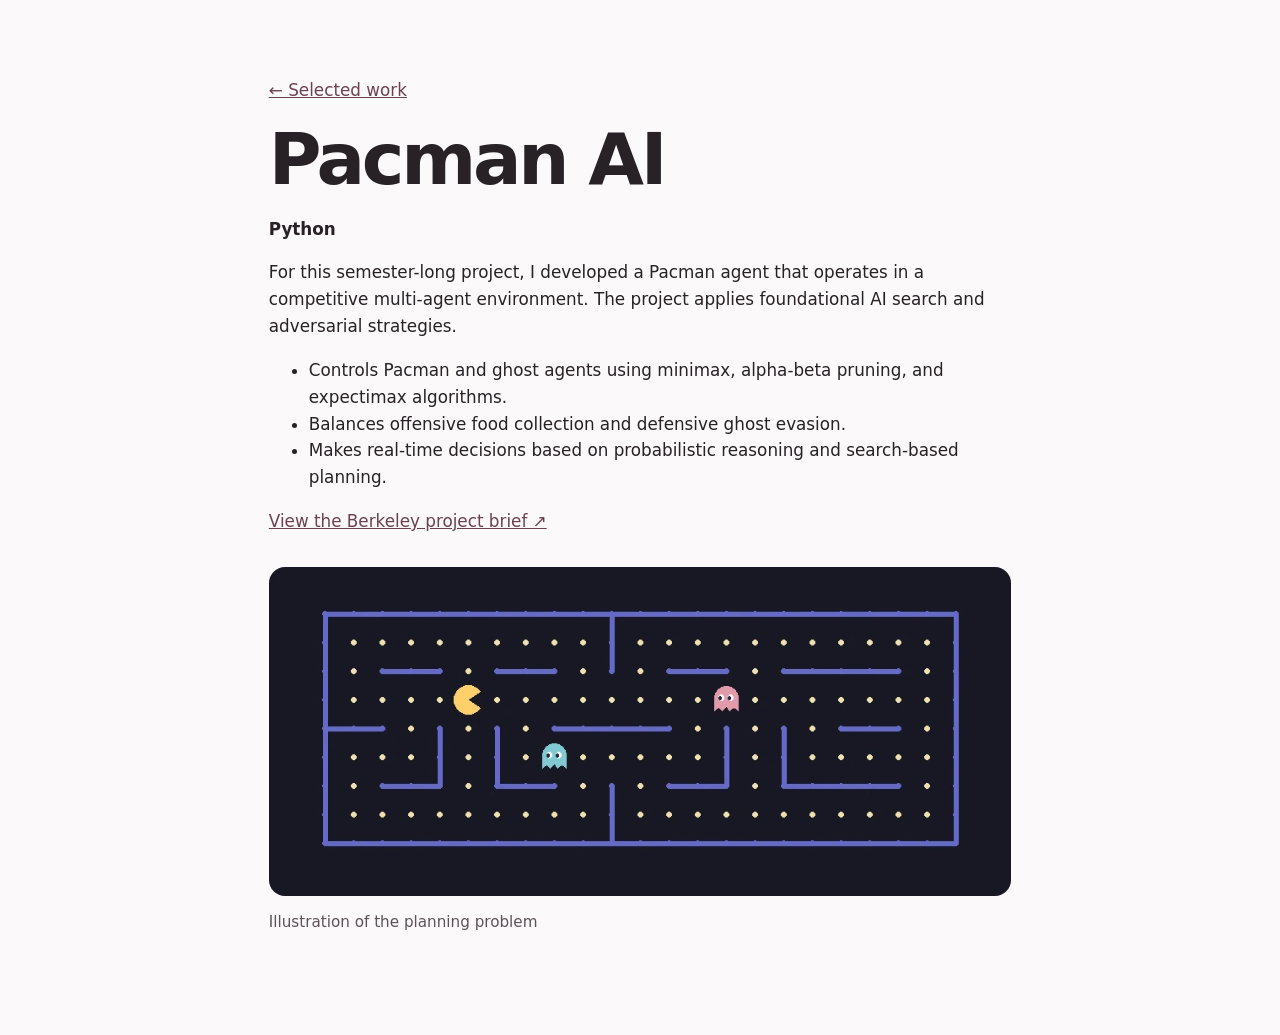
<file: Tran-Nguyen-Portfolio/assets/earlier-projects/pacman-ai.html>
<!doctype html>
<html lang="en"><meta charset="utf-8"><meta name="viewport" content="width=device-width,initial-scale=1">
<title>Pacman AI — Tran Nguyen</title>
<style>*{box-sizing:border-box}body{max-width:56rem;margin:auto;padding:clamp(1.5rem,6vw,5rem);background:#fbf9f9;color:#282226;font:1.05rem/1.6 system-ui,sans-serif}h1{font-size:clamp(2.5rem,7vw,4.5rem);line-height:1.1;letter-spacing:-.045em;margin:1rem 0}a{color:#6c4253}figure{margin:2rem 0 0}img{max-width:100%;height:auto;border-radius:16px}figcaption{font-size:.95rem;color:#5c535a;margin:.4rem 0 1.5rem}</style>
<main><a href="../../index.html#work">← Selected work</a><h1>Pacman AI</h1>
<p><strong>Python</strong></p>
<p>For this semester-long project, I developed a Pacman agent that operates in a competitive multi-agent environment. The project applies foundational AI search and adversarial strategies.</p>
<ul>
  <li>Controls Pacman and ghost agents using minimax, alpha-beta pruning, and expectimax algorithms.</li>
  <li>Balances offensive food collection and defensive ghost evasion.</li>
  <li>Makes real-time decisions based on probabilistic reasoning and search-based planning.</li>
</ul>
<nav aria-label="Project links"><a href="https://inst.eecs.berkeley.edu/~cs188/archive/sp25/projects/proj2/" target="_blank" rel="noopener">View the Berkeley project brief ↗</a></nav>
<figure><img src="pacman-maze.webp" width="880" height="390" alt="An illustrated maze with food pellets, Pacman, and two ghosts."><figcaption>Illustration of the planning problem</figcaption></figure>
</main></html>
</file>
<file: Tran-Nguyen-Portfolio/assets/refresh/portfolio-type.css>
@font-face {
  font-family: "Bricolage Grotesque";
  src: url("bricolage-400.ttf") format("truetype");
  font-weight: 400;
  font-display: swap;
}
@font-face {
  font-family: "Bricolage Grotesque";
  src: url("bricolage-600.ttf") format("truetype");
  font-weight: 600;
  font-display: swap;
}
@font-face {
  font-family: Spectral;
  src: url("spectral-400.ttf") format("truetype");
  font-weight: 400;
  font-display: swap;
}
@font-face {
  font-family: Spectral;
  src: url("spectral-400-italic.ttf") format("truetype");
  font-style: italic;
  font-weight: 400;
  font-display: swap;
}
:root {
  --portfolio-display: "Bricolage Grotesque", Arial, sans-serif;
  --portfolio-text: Spectral, Georgia, serif;
  --sans: var(--portfolio-display);
  --serif: var(--portfolio-display);
  --mono: var(--portfolio-display);
}
body, button, .model-tools button { font-family: var(--portfolio-display); }
h1, h2, h3, .brand, .archive summary, .next-project a:last-child {
  font-family: var(--portfolio-display);
  font-weight: 600;
  letter-spacing: -.045em;
}
h1 em, h2 em, h3 em { font-style: normal; font-weight: inherit; }
.hero h1 {
  font-size: clamp(58px, 8vw, 110px);
  line-height: 1.02;
  font-weight: 600;
  white-space: normal;
  letter-spacing: -.06em;
}
.brand { font-size: clamp(20px, 2.1vw, 28px); }
.hero .lead, .case-intro, .work-card > p, .story-block p, .model-section > p:not(.model-status),
.about-content > p, .archive dd {
  font-family: var(--portfolio-text);
  font-weight: 400;
}
.hero .lead { font-size: clamp(20px, 1.68vw, 24px); line-height: 1.4; }
.work-card > p, .archive dd {font-size: 17px; line-height: 1.45;}
.story-block p, .model-section > p:not(.model-status), .about-content > p:not(.about-intro) {font-size: 19px; line-height: 1.53;}
.about-intro {font-size: clamp(26px,2.3vw,34px); line-height: 1.2;}
.photo-album figcaption {font: italic 19px/1.25 var(--portfolio-text);}
.gallery-control {font: 400 11px/1.2 var(--portfolio-display); font-variant-numeric: tabular-nums;}
.eyebrow, .card-meta, .case-main aside dt, .next-project small {font-family: var(--portfolio-display); font-weight: 600; letter-spacing: .07em;}
.card-meta {font-size: 12px;}
.foot-main h2 {margin: 0;}
.edu ul {list-style: none; margin: 14px 0 0; padding: 0;}
.edu li {margin: 7px 0;}
.edu li:has(.award-copy) {display: grid; grid-template-columns: minmax(0,1fr) auto; align-items: baseline; column-gap: 12px;}
.edu .award-copy {line-height: 1.4;}
.edu .award-copy strong {font-weight: 600;}
.edu .award-year {font-size: 12px; font-variant-numeric: tabular-nums; color: #634f59;}
@media (max-width: 680px) {
  .hero h1 {font-size: clamp(43px, 12.2vw, 72px);}
  .hero .lead {font-size: 20px;}
  .brand {font-size: 21px;}
  .photo-album figcaption {font-size: 17px;}
  .section-heading h2, .about-grid h2, .foot-main h2 {font-size: clamp(38px, 10.8vw, 60px);}
}
</file>
<file: Tran-Nguyen-Portfolio/assets/ibm-work/portfolio.css>
/* Reading styles for Tran’s portfolio */
:root {
  --portfolio-display: "Helvetica Neue", Arial, sans-serif;
  --portfolio-text: system-ui, -apple-system, "Segoe UI", sans-serif;
}
.hero h1 {
  font-weight: 600;
  letter-spacing: -.05em;
}
.hero .lead {
  font-family: var(--portfolio-text);
  font-size: clamp(18px, 1.45vw, 22px);
  line-height: 1.55;
  letter-spacing: normal;
  max-width: 46ch;
  color: #443b40;
}
.work-card > p, .archive dd { line-height: 1.55; }
.photo-album figcaption { font-style: normal; font-size: 16px; }
.document-preview { display: block; width: 100%; height: 100%; object-fit: cover; }
</file>
